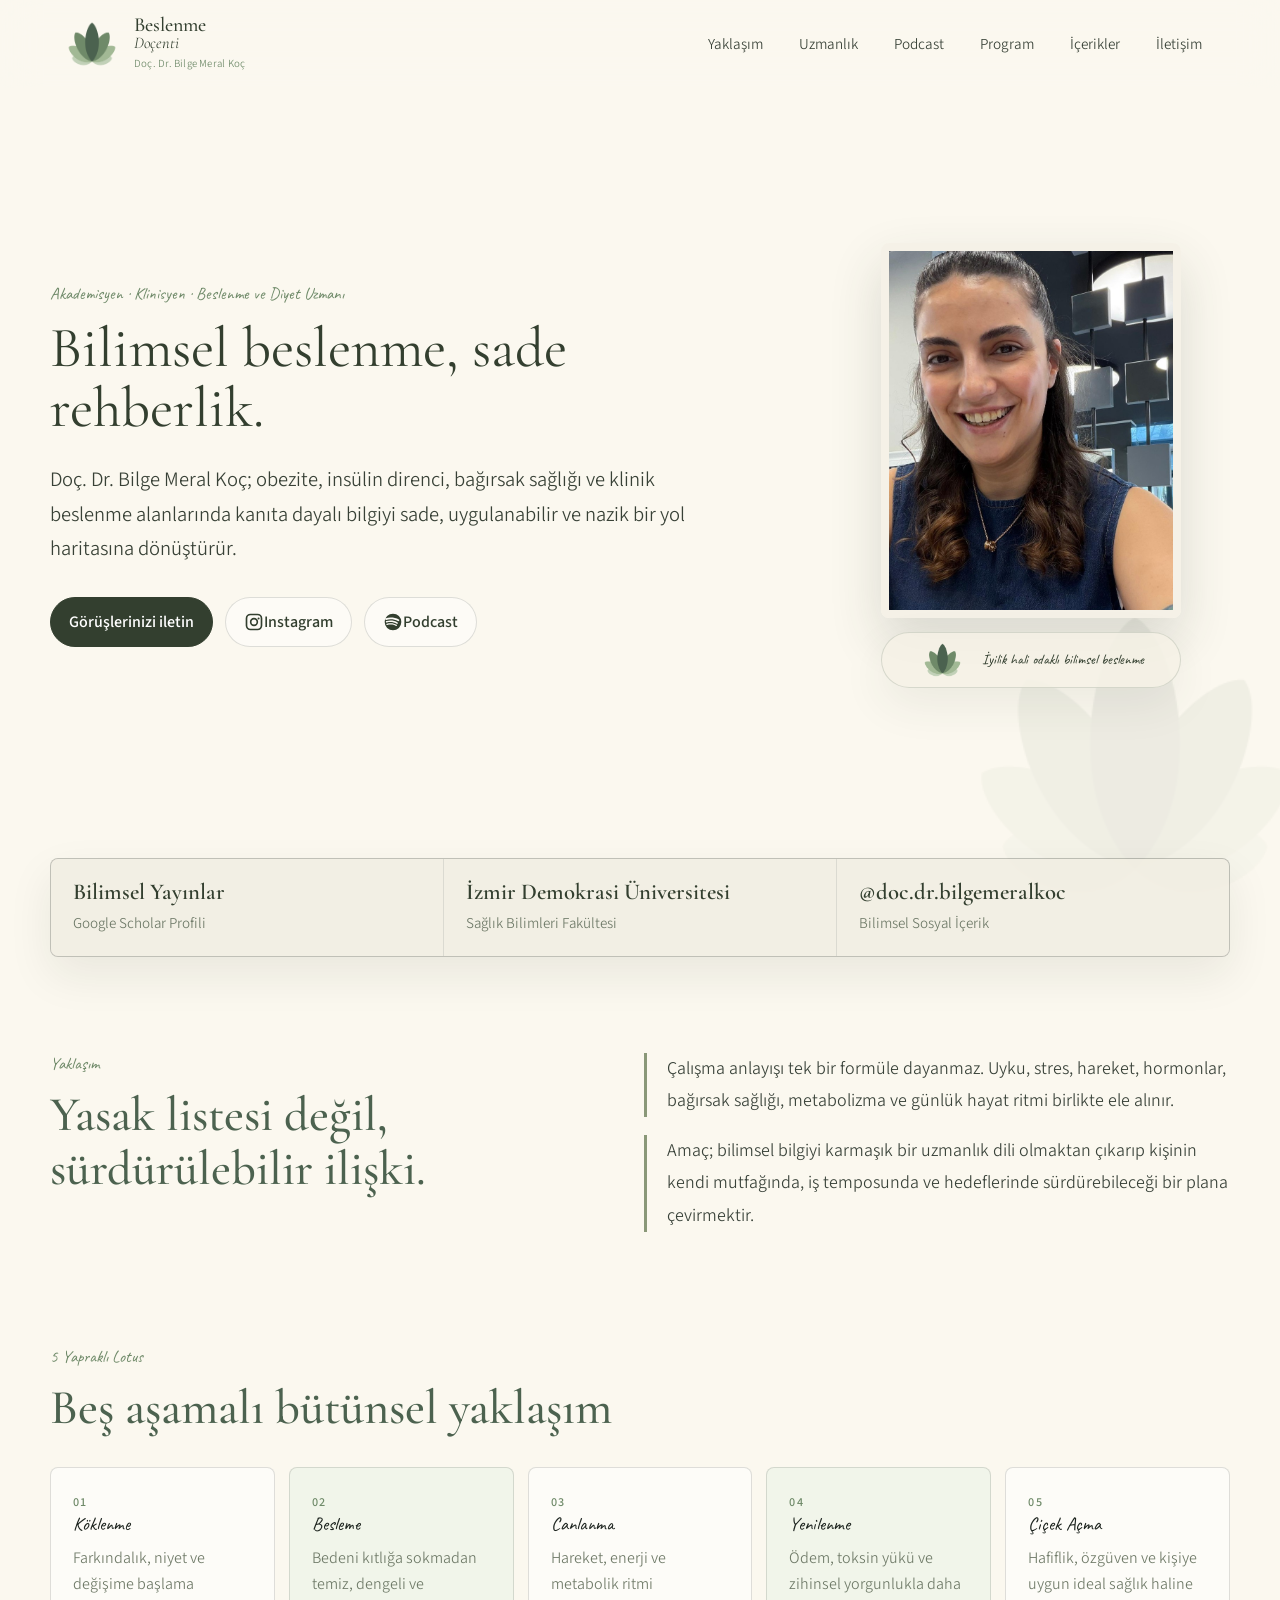
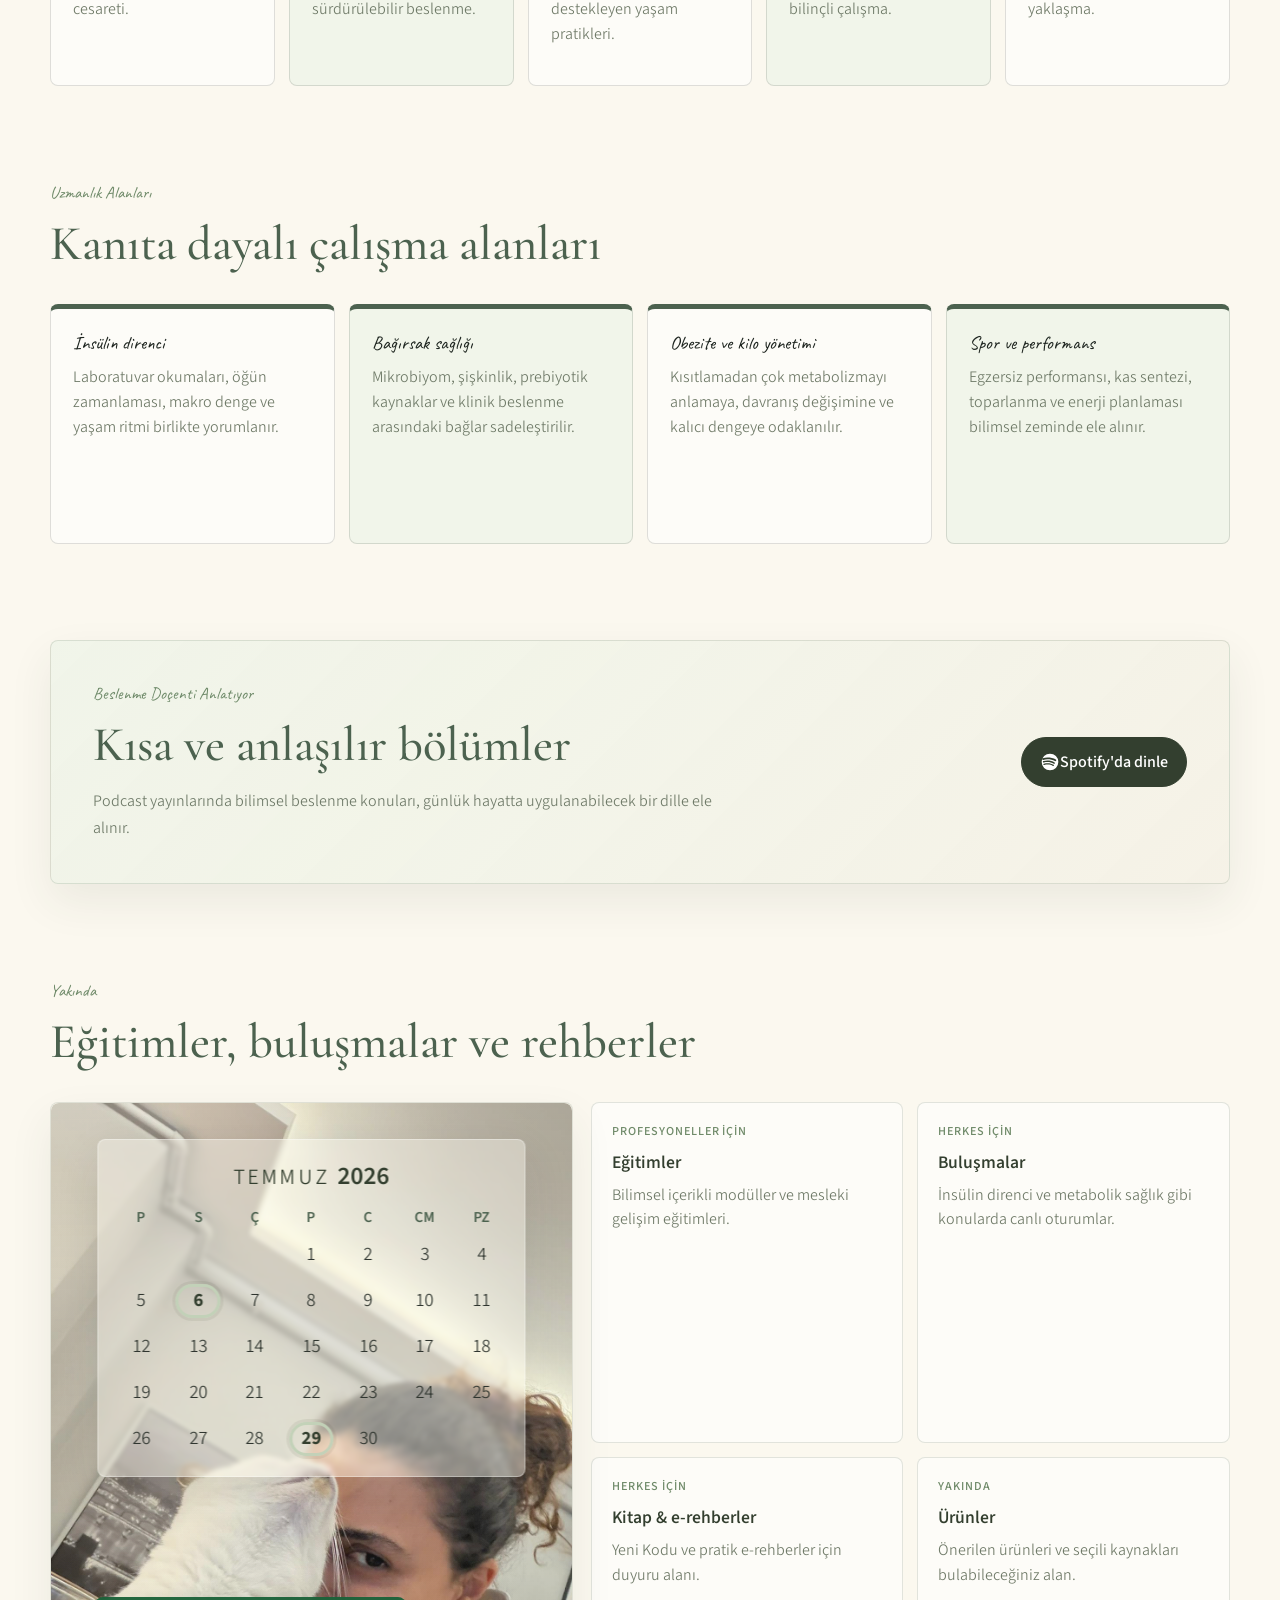
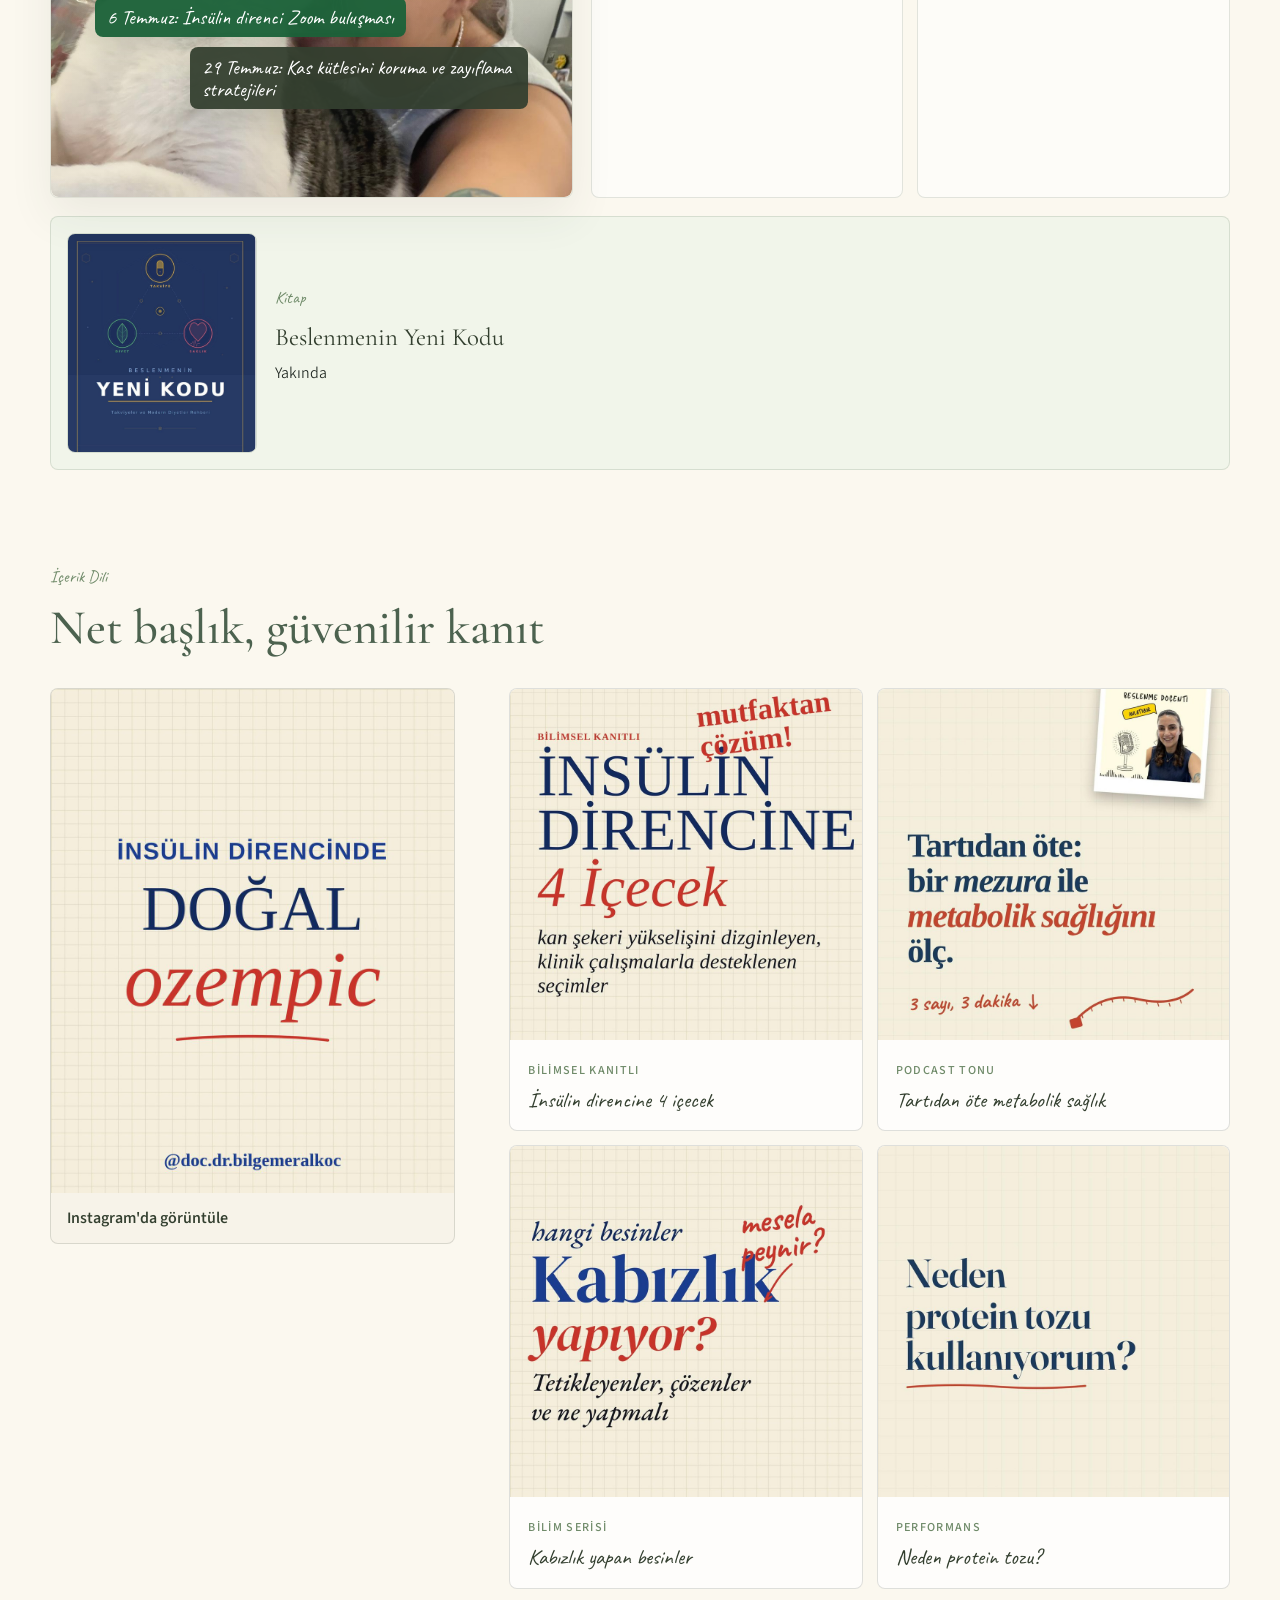
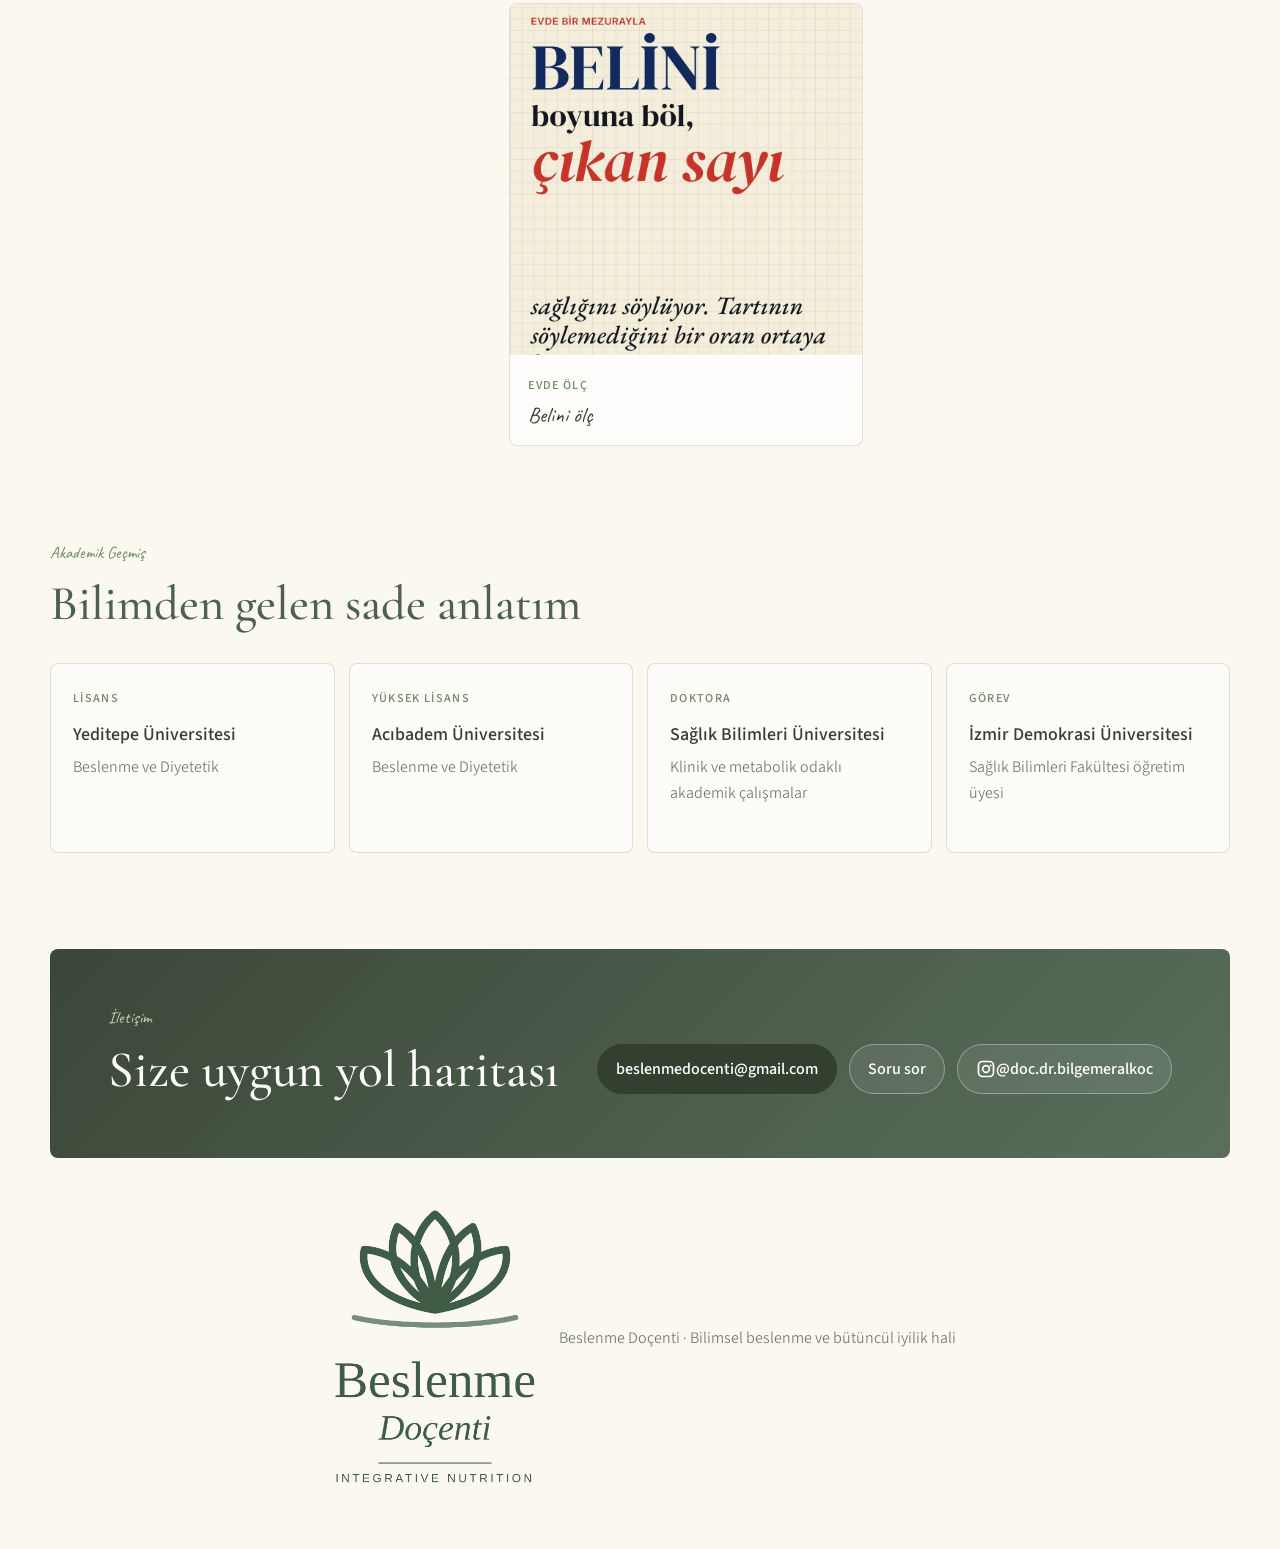
<file: index.html>
<!doctype html>
<html lang="tr">
  <head>
    <meta charset="utf-8" />
    <meta name="viewport" content="width=device-width, initial-scale=1" />
    <title>Beslenme Doçenti | Doç. Dr. Bilge Meral Koç</title>
    <meta
      name="description"
      content="Doç. Dr. Bilge Meral Koç'un kanıta dayalı, bütüncül beslenme yaklaşımını anlatan kişisel web sayfası."
    />
    <link rel="preconnect" href="https://fonts.googleapis.com" />
    <link rel="preconnect" href="https://fonts.gstatic.com" crossorigin />
    <link
      href="https://fonts.googleapis.com/css2?family=Caveat:wght@400;500;600&family=Cormorant+Garamond:ital,wght@0,400;0,500;0,600;1,400;1,500&family=Source+Sans+3:wght@300;400;500;600;700&display=swap"
      rel="stylesheet"
    />
    <link rel="icon" type="image/png" href="assets/beslenme-docenti-lotus-only.png" />
    <link rel="apple-touch-icon" href="assets/beslenme-docenti-lotus-only.png" />
    <link rel="stylesheet" href="styles.css" />
  </head>
  <body>
    <header class="site-header" data-header>
      <a class="brand" href="#anasayfa" aria-label="Beslenme Doçenti anasayfa">
        <img src="assets/beslenme-docenti-lotus-only.png" alt="" />
        <span class="brand-lockup">
          <strong>Beslenme</strong>
          <em>Doçenti</em>
          <small>Doç. Dr. Bilge Meral Koç</small>
        </span>
      </a>

      <button class="nav-toggle" type="button" aria-label="Menüyü aç" aria-expanded="false" data-menu-toggle>
        <span></span>
        <span></span>
      </button>

      <nav class="nav" data-nav>
        <button class="nav-close" type="button" aria-label="Menüyü kapat" data-menu-close></button>
        <a href="#yaklasim">Yaklaşım</a>
        <a href="#uzmanlik">Uzmanlık</a>
        <a href="#podcast">Podcast</a>
        <a href="#program">Program</a>
        <a href="#icerikler">İçerikler</a>
        <a href="#iletisim">İletişim</a>
      </nav>
    </header>

    <main id="anasayfa">
      <section class="hero section-grid">
        <div class="hero-copy reveal">
          <p class="eyebrow">Akademisyen · Klinisyen · Beslenme ve Diyet Uzmanı</p>
          <h1>Bilimsel beslenme, sade rehberlik.</h1>
          <p class="lead">
            Doç. Dr. Bilge Meral Koç; obezite, insülin direnci, bağırsak sağlığı ve klinik beslenme alanlarında
            kanıta dayalı bilgiyi sade, uygulanabilir ve nazik bir yol haritasına dönüştürür.
          </p>
          <div class="hero-actions">
            <a class="button primary" href="mailto:beslenmedocenti@gmail.com?subject=G%C3%B6r%C3%BC%C5%9Flerinizi%20iletin" data-contact-mail>Görüşlerinizi iletin</a>
            <a class="button ghost has-icon instagram-icon" href="https://www.instagram.com/doc.dr.bilgemeralkoc/" target="_blank" rel="noreferrer" data-link="instagram">
              Instagram
            </a>
            <a class="button ghost has-icon spotify-icon" href="https://open.spotify.com/show/7FkMcufoXNYAL1J5qtrgD4?si=l0_ENeaRSJ6tLBJbaKmIiQ" target="_blank" rel="noreferrer" data-link="spotify">
              Podcast
            </a>
          </div>
        </div>

        <div class="hero-visual reveal delay-1" aria-label="Doç. Dr. Bilge Meral Koç portresi">
          <img src="assets/portrait-hero.jpg" alt="Doç. Dr. Bilge Meral Koç gülümsüyor" />
          <div class="hero-note">
            <img src="assets/beslenme-docenti-lotus-only.png" alt="Beslenme Doçenti" />
            <strong>İyilik hali odaklı bilimsel beslenme</strong>
          </div>
        </div>
      </section>

      <section class="proof-strip reveal" aria-label="Odak alanları">
        <a href="https://scholar.google.com/citations?user=B8D07CUAAAAJ&hl=tr" target="_blank" rel="noreferrer">
          <strong>Bilimsel Yayınlar</strong>
          <span>Google Scholar Profili</span>
        </a>
        <article>
          <strong>İzmir Demokrasi Üniversitesi</strong>
          <span>Sağlık Bilimleri Fakültesi</span>
        </article>
        <article>
          <strong>@doc.dr.bilgemeralkoc</strong>
          <span>Bilimsel Sosyal İçerik</span>
        </article>
      </section>

      <section class="section split reveal" id="yaklasim">
        <div>
          <p class="eyebrow">Yaklaşım</p>
          <h2>Yasak listesi değil, sürdürülebilir ilişki.</h2>
        </div>
        <div class="text-stack">
          <p>
            Çalışma anlayışı tek bir formüle dayanmaz. Uyku, stres, hareket, hormonlar, bağırsak sağlığı,
            metabolizma ve günlük hayat ritmi birlikte ele alınır.
          </p>
          <p>
            Amaç; bilimsel bilgiyi karmaşık bir uzmanlık dili olmaktan çıkarıp kişinin kendi mutfağında,
            iş temposunda ve hedeflerinde sürdürebileceği bir plana çevirmektir.
          </p>
        </div>
      </section>

      <section class="lotus section reveal" aria-label="Bütünsel sağlık modeli">
        <div class="section-heading">
          <p class="eyebrow">5 Yapraklı Lotus</p>
          <h2>Beş aşamalı bütünsel yaklaşım</h2>
        </div>
        <div class="lotus-grid">
          <article>
            <span>01</span>
            <h3>Köklenme</h3>
            <p>Farkındalık, niyet ve değişime başlama cesareti.</p>
          </article>
          <article>
            <span>02</span>
            <h3>Besleme</h3>
            <p>Bedeni kıtlığa sokmadan temiz, dengeli ve sürdürülebilir beslenme.</p>
          </article>
          <article>
            <span>03</span>
            <h3>Canlanma</h3>
            <p>Hareket, enerji ve metabolik ritmi destekleyen yaşam pratikleri.</p>
          </article>
          <article>
            <span>04</span>
            <h3>Yenilenme</h3>
            <p>Ödem, toksin yükü ve zihinsel yorgunlukla daha bilinçli çalışma.</p>
          </article>
          <article>
            <span>05</span>
            <h3>Çiçek Açma</h3>
            <p>Hafiflik, özgüven ve kişiye uygun ideal sağlık haline yaklaşma.</p>
          </article>
        </div>
      </section>

      <section class="section expertise reveal" id="uzmanlik">
        <div class="section-heading">
          <p class="eyebrow">Uzmanlık Alanları</p>
          <h2>Kanıta dayalı çalışma alanları</h2>
        </div>
        <div class="expertise-grid">
          <article>
            <h3>İnsülin direnci</h3>
            <p>Laboratuvar okumaları, öğün zamanlaması, makro denge ve yaşam ritmi birlikte yorumlanır.</p>
          </article>
          <article>
            <h3>Bağırsak sağlığı</h3>
            <p>Mikrobiyom, şişkinlik, prebiyotik kaynaklar ve klinik beslenme arasındaki bağlar sadeleştirilir.</p>
          </article>
          <article>
            <h3>Obezite ve kilo yönetimi</h3>
            <p>Kısıtlamadan çok metabolizmayı anlamaya, davranış değişimine ve kalıcı dengeye odaklanılır.</p>
          </article>
          <article>
            <h3>Spor ve performans</h3>
            <p>Egzersiz performansı, kas sentezi, toparlanma ve enerji planlaması bilimsel zeminde ele alınır.</p>
          </article>
        </div>
      </section>

      <section class="section podcast-section reveal" id="podcast">
        <div class="podcast-card">
          <div>
            <p class="eyebrow">Beslenme Doçenti Anlatıyor</p>
            <h2>Kısa ve anlaşılır bölümler</h2>
            <p>
              Podcast yayınlarında bilimsel beslenme konuları, günlük hayatta uygulanabilecek bir dille ele alınır.
            </p>
          </div>
          <a class="button primary has-icon spotify-icon" href="https://open.spotify.com/show/7FkMcufoXNYAL1J5qtrgD4?si=l0_ENeaRSJ6tLBJbaKmIiQ" target="_blank" rel="noreferrer" data-link="spotify">
            Spotify'da dinle
          </a>
        </div>
      </section>

      <section class="section program reveal" id="program">
        <div class="section-heading">
          <p class="eyebrow">Yakında</p>
          <h2>Eğitimler, buluşmalar ve rehberler</h2>
        </div>
        <div class="program-layout">
          <div class="event-calendar-card" data-editable-calendar aria-label="Temmuz 2026 buluşma ve kayıt takvimi">
            <img src="assets/event-calendar-clean.jpg" alt="Doç. Dr. Bilge Meral Koç ve kedisi" />
            <div class="event-calendar-overlay">
              <div class="event-calendar-title">
                <span data-calendar-month>Temmuz</span>
                <strong data-calendar-year>2026</strong>
              </div>
              <div class="event-calendar-weekdays" aria-hidden="true">
                <span>P</span><span>S</span><span>Ç</span><span>P</span><span>C</span><span>CM</span><span>PZ</span>
              </div>
              <div class="event-calendar-days" data-calendar-days></div>
            </div>
            <div class="event-calendar-notes" data-calendar-notes></div>
          </div>
          <div class="program-list" data-program-list>
            <article>
              <span>Profesyoneller için</span>
              <strong>Eğitimler</strong>
              <p>Bilimsel içerikli modüller ve mesleki gelişim eğitimleri.</p>
            </article>
            <article>
              <span>Herkes için</span>
              <strong>Buluşmalar</strong>
              <p>İnsülin direnci ve metabolik sağlık gibi konularda canlı oturumlar.</p>
            </article>
            <article>
              <span>Herkes için</span>
              <strong>Kitap & e-rehberler</strong>
              <p>Yeni Kodu ve pratik e-rehberler için duyuru alanı.</p>
            </article>
            <article>
              <span>Yakında</span>
              <strong>Ürünler</strong>
              <p>Önerilen ürünleri ve seçili kaynakları bulabileceğiniz alan.</p>
            </article>
          </div>
        </div>
        <a class="book-callout" href="mailto:beslenmedocenti@gmail.com?subject=Yeni%20Kodu%20kitap%20linki" aria-label="Yeni Kodu kitap linki için mail gönder" data-link="book" data-book-card>
          <img src="assets/book-yeni-kodu.jpg" alt="Beslenmenin Yeni Kodu kitap kapağı" data-book-image />
          <div>
            <p class="eyebrow" data-book-label>Kitap</p>
            <h3 data-book-title>Beslenmenin Yeni Kodu</h3>
            <p data-book-description>Takviyeler ve modern diyetler rehberi. Satış linki geldiğinde bu kart doğrudan kitap sayfasına bağlanabilir.</p>
          </div>
        </a>
      </section>

      <section class="section content reveal" id="icerikler">
        <div class="section-heading">
          <p class="eyebrow">İçerik Dili</p>
          <h2>Net başlık, güvenilir kanıt</h2>
        </div>
        <div class="content-layout">
          <a class="feature-post" href="https://www.instagram.com/p/DZ73cXBjSX3/" target="_blank" rel="noreferrer" data-link="postNaturalOzempic">
            <img src="assets/post-natural-ozempic.jpg" alt="İnsülin direncinde doğal ozempic paylaşımı" />
            <span>Instagram'da görüntüle</span>
          </a>
          <div class="post-grid">
            <a href="https://www.instagram.com/p/DZ2mdGkt24n/" target="_blank" rel="noreferrer" data-link="postInsulinDrinks">
              <img src="assets/post-insulin-drinks-new.jpg" alt="İnsülin direncine 4 içecek paylaşımı" />
              <div>
                <span>Bilimsel kanıtlı</span>
                <h3>İnsülin direncine 4 içecek</h3>
              </div>
            </a>
            <a href="https://www.instagram.com/doc.dr.bilgemeralkoc/p/DZXlNJLDXRv/" target="_blank" rel="noreferrer" data-link="postTartidanOte">
              <img src="assets/post-tartidan-ote.jpg" alt="Tartıdan öte metabolik sağlık paylaşımı" />
              <div>
                <span>Podcast tonu</span>
                <h3>Tartıdan öte metabolik sağlık</h3>
              </div>
            </a>
            <a href="https://www.instagram.com/p/DZkzo2hDX0F/" target="_blank" rel="noreferrer" data-link="postKabizlik">
              <img src="assets/post-kabizlik.jpg" alt="Hangi besinler kabızlık yapıyor paylaşımı" />
              <div>
                <span>Bilim serisi</span>
                <h3>Kabızlık yapan besinler</h3>
              </div>
            </a>
            <a href="https://www.instagram.com/doc.dr.bilgemeralkoc/p/DZeZaCJjSlJ/" target="_blank" rel="noreferrer" data-link="postProtein">
              <img src="assets/post-protein-tozu.jpg" alt="Neden protein tozu kullanıyorum paylaşımı" />
              <div>
                <span>Performans</span>
                <h3>Neden protein tozu?</h3>
              </div>
            </a>
            <a href="https://www.instagram.com/doc.dr.bilgemeralkoc/p/DZXlNJLDXRv/" target="_blank" rel="noreferrer" data-link="postBeliniOlc">
              <img src="assets/post-belini-olc.jpg" alt="Belini ölç, çıkan sayı sağlığını söylüyor paylaşımı" />
              <div>
                <span>Evde ölç</span>
                <h3>Belini ölç</h3>
              </div>
            </a>
          </div>
        </div>
      </section>

      <section class="section education reveal">
        <div class="section-heading">
          <p class="eyebrow">Akademik Geçmiş</p>
          <h2>Bilimden gelen sade anlatım</h2>
        </div>
        <div class="timeline">
          <article>
            <span>Lisans</span>
            <strong>Yeditepe Üniversitesi</strong>
            <p>Beslenme ve Diyetetik</p>
          </article>
          <article>
            <span>Yüksek Lisans</span>
            <strong>Acıbadem Üniversitesi</strong>
            <p>Beslenme ve Diyetetik</p>
          </article>
          <article>
            <span>Doktora</span>
            <strong>Sağlık Bilimleri Üniversitesi</strong>
            <p>Klinik ve metabolik odaklı akademik çalışmalar</p>
          </article>
          <article>
            <span>Görev</span>
            <strong>İzmir Demokrasi Üniversitesi</strong>
            <p>Sağlık Bilimleri Fakültesi öğretim üyesi</p>
          </article>
        </div>
      </section>

      <section class="contact reveal" id="iletisim">
        <div>
          <p class="eyebrow">İletişim</p>
          <h2>Size uygun yol haritası</h2>
        </div>
        <div class="contact-actions">
          <a class="button primary" href="mailto:beslenmedocenti@gmail.com" data-contact-email>beslenmedocenti@gmail.com</a>
          <button class="button ghost" type="button" data-question-open>Soru sor</button>
          <a class="button ghost has-icon instagram-icon" href="https://www.instagram.com/doc.dr.bilgemeralkoc/" target="_blank" rel="noreferrer" data-link="instagram">
            @doc.dr.bilgemeralkoc
          </a>
        </div>
      </section>
    </main>

    <footer>
      <img src="assets/beslenme-docenti-logo-full.png" alt="Beslenme Doçenti" />
      <p>Beslenme Doçenti · Bilimsel beslenme ve bütüncül iyilik hali</p>
    </footer>

    <div class="question-panel" data-question-panel aria-hidden="true">
      <div class="question-card" role="dialog" aria-modal="true" aria-labelledby="question-title">
        <button class="question-close" type="button" aria-label="Soru formunu kapat" data-question-close></button>
        <p class="eyebrow">Soru sor</p>
        <h2 id="question-title">Sorunuzu buraya yazın.</h2>
        <p class="question-intro">
          E-posta adresinizi ve mesajınızı ekleyin; gönder dediğinizde mesajınız Beslenme Doçenti mailine hazır şekilde iletilir.
        </p>
        <form class="question-form" data-question-form>
          <label>
            <span>E-posta adresiniz</span>
            <input
              type="email"
              name="email"
              placeholder="ornek@mail.com"
              autocomplete="email"
              pattern="^[^\s@]+@[^\s@]+\.[^\s@]{2,}$"
              required
            />
          </label>
          <label>
            <span>Sorunuz</span>
            <textarea name="message" rows="7" placeholder="Sorunuzu veya danışmak istediğiniz konuyu yazın..." required></textarea>
          </label>
          <button class="button primary" type="submit">Soruyu gönder</button>
          <small>Gizliliğiniz için form yeni bir e-posta oluşturur; gönderimi kendi mail uygulamanızdan onaylarsınız.</small>
        </form>
      </div>
    </div>

    <script src="https://identity.netlify.com/v1/netlify-identity-widget.js"></script>
    <script src="site-config.js"></script>
    <script src="script.js"></script>
  </body>
</html>
</file>
<file: styles.css>
:root {
  --ink: #1d241f;
  --muted: #6f7a68;
  --brand: #333f2f;
  --brand-2: #4c624f;
  --leaf: #6f8a69;
  --sage: #8a9878;
  --mint: #c2d2b8;
  --cream: #f5f1e6;
  --paper: #fbf8ef;
  --wash: #eef4e8;
  --line: rgba(29, 36, 31, 0.14);
  --shadow: 0 24px 70px rgba(29, 36, 31, 0.14);
  --sans: "Source Sans 3", ui-sans-serif, system-ui, -apple-system, BlinkMacSystemFont, "Segoe UI", sans-serif;
  --serif: "Cormorant Garamond", Georgia, "Times New Roman", serif;
  --script: "Caveat", "Segoe Print", "Bradley Hand ITC", cursive;
}

* {
  box-sizing: border-box;
}

html {
  scroll-behavior: smooth;
}

body {
  margin: 0;
  color: var(--ink);
  font-family: var(--sans);
  font-weight: 350;
  background: var(--paper);
}

body.menu-open {
  overflow: hidden;
}

body.modal-open {
  overflow: hidden;
}

body::before {
  content: "";
  position: fixed;
  right: -34px;
  bottom: -34px;
  z-index: -1;
  width: clamp(210px, 28vw, 390px);
  aspect-ratio: 1;
  background: url("assets/beslenme-docenti-lotus-only.png") center / contain no-repeat;
  opacity: 0.08;
  filter: saturate(0.9);
  animation: lotusDrift 16s ease-in-out infinite alternate;
  pointer-events: none;
}

img {
  display: block;
  max-width: 100%;
}

a {
  color: inherit;
  text-decoration: none;
}

.site-header {
  position: sticky;
  top: 0;
  z-index: 20;
  display: flex;
  align-items: center;
  justify-content: space-between;
  min-height: 78px;
  padding: 16px clamp(18px, 5vw, 64px);
  border-bottom: 1px solid transparent;
  background: rgba(251, 248, 239, 0.82);
  backdrop-filter: blur(18px);
  transition: border-color 180ms ease, box-shadow 180ms ease;
}

.site-header.is-scrolled {
  border-color: var(--line);
  box-shadow: 0 10px 35px rgba(29, 36, 31, 0.08);
}

.brand {
  display: inline-flex;
  align-items: center;
  gap: 14px;
}

.brand img {
  width: 56px;
  height: 50px;
  object-fit: contain;
}

.brand strong {
  display: block;
  color: var(--brand);
  font-family: var(--serif);
  font-size: 1.25rem;
  font-weight: 500;
  line-height: 0.95;
}

.brand em {
  display: block;
  color: var(--brand);
  font-family: var(--serif);
  font-size: 1.02rem;
  font-style: italic;
  line-height: 1.05;
}

.brand small {
  display: block;
  color: var(--leaf);
  font-size: 0.68rem;
  letter-spacing: 0.02em;
  margin-top: 4px;
  text-transform: none;
}

.nav {
  display: flex;
  align-items: center;
  gap: 8px;
}

.nav a {
  padding: 10px 14px;
  color: #384136;
  font-size: 0.95rem;
  transition: color 180ms ease, transform 180ms ease;
}

.nav a:hover {
  color: var(--brand-2);
  transform: translateY(-1px);
}

.nav-toggle {
  display: none;
  width: 44px;
  height: 44px;
  border: 1px solid var(--line);
  border-radius: 999px;
  background: var(--paper);
}

.nav-toggle span {
  display: block;
  width: 18px;
  height: 2px;
  margin: 5px auto;
  background: var(--ink);
}

.nav-close {
  display: none;
}

.section,
.section-grid,
.proof-strip,
.contact,
footer {
  width: min(1180px, calc(100% - 36px));
  margin-inline: auto;
}

.hero {
  min-height: calc(100vh - 130px);
  display: grid;
  grid-template-columns: minmax(0, 1.28fr) minmax(240px, 0.72fr);
  gap: clamp(32px, 6vw, 78px);
  align-items: center;
  padding: 28px 0 44px;
}

.eyebrow {
  margin: 0 0 14px;
  color: var(--leaf);
  font-family: var(--script);
  font-size: 1.06rem;
  font-weight: 400;
  letter-spacing: 0;
  text-transform: none;
}

h1,
h2,
h3,
p {
  margin-top: 0;
}

h1,
h2 {
  letter-spacing: 0;
  line-height: 1.06;
}

h1 {
  max-width: 850px;
  margin-bottom: 24px;
  color: var(--brand);
  font-family: var(--serif);
  font-size: clamp(2.75rem, 4.45vw, 4.35rem);
  font-weight: 400;
}

h2 {
  margin-bottom: 0;
  color: var(--brand-2);
  font-family: var(--serif);
  font-size: clamp(2.05rem, 3.8vw, 3.25rem);
  font-weight: 500;
  line-height: 1.12;
}

h3 {
  margin-bottom: 10px;
  font-family: var(--script);
  font-size: 1.18rem;
  font-weight: 400;
}

.lead {
  max-width: 680px;
  color: #384136;
  font-size: clamp(1.05rem, 2vw, 1.28rem);
  line-height: 1.7;
}

.hero-actions,
.contact-actions {
  display: flex;
  flex-wrap: wrap;
  gap: 12px;
  margin-top: 30px;
}

.button {
  display: inline-flex;
  align-items: center;
  justify-content: center;
  min-height: 48px;
  padding: 13px 18px;
  border: 1px solid var(--line);
  border-radius: 999px;
  cursor: pointer;
  font: inherit;
  font-weight: 520;
  transition: transform 180ms ease, box-shadow 180ms ease, background-color 180ms ease, border-color 180ms ease;
}

.button:hover {
  transform: translateY(-2px);
  box-shadow: 0 14px 30px rgba(51, 63, 47, 0.14);
}

.button.primary {
  color: #fff;
  border-color: var(--brand);
  background: var(--brand);
}

.button.ghost {
  color: var(--brand);
  background: rgba(255, 255, 255, 0.46);
}

.button.has-icon::before {
  content: "";
  width: 20px;
  height: 20px;
  flex: 0 0 auto;
  border-radius: 6px;
  background: currentColor;
  mask: var(--icon) center / contain no-repeat;
}

.instagram-icon {
  --icon: url("data:image/svg+xml,%3Csvg xmlns='http://www.w3.org/2000/svg' viewBox='0 0 24 24'%3E%3Cpath fill='black' d='M7.8 2h8.4A5.8 5.8 0 0 1 22 7.8v8.4a5.8 5.8 0 0 1-5.8 5.8H7.8A5.8 5.8 0 0 1 2 16.2V7.8A5.8 5.8 0 0 1 7.8 2Zm-.1 2A3.7 3.7 0 0 0 4 7.7v8.6A3.7 3.7 0 0 0 7.7 20h8.6a3.7 3.7 0 0 0 3.7-3.7V7.7A3.7 3.7 0 0 0 16.3 4H7.7Zm9.8 2.5a1.25 1.25 0 1 1 0 2.5 1.25 1.25 0 0 1 0-2.5ZM12 7a5 5 0 1 1 0 10 5 5 0 0 1 0-10Zm0 2a3 3 0 1 0 0 6 3 3 0 0 0 0-6Z'/%3E%3C/svg%3E");
}

.spotify-icon {
  --icon: url("data:image/svg+xml,%3Csvg xmlns='http://www.w3.org/2000/svg' viewBox='0 0 24 24'%3E%3Cpath fill='black' d='M12 2a10 10 0 1 0 0 20 10 10 0 0 0 0-20Zm4.59 14.42a.75.75 0 0 1-1.03.25c-2.82-1.72-6.37-2.1-10.55-1.15a.75.75 0 1 1-.33-1.46c4.57-1.04 8.5-.59 11.66 1.34a.75.75 0 0 1 .25 1.02Zm1.22-2.72a.9.9 0 0 1-1.24.3c-3.23-1.99-8.15-2.57-11.96-1.4a.9.9 0 0 1-.53-1.72c4.34-1.33 9.75-.68 13.43 1.59a.9.9 0 0 1 .3 1.23Zm.11-2.84C14.05 8.56 7.66 8.35 3.96 9.47a1.05 1.05 0 0 1-.61-2.01c4.25-1.29 11.28-1.04 15.64 1.55a1.05 1.05 0 1 1-1.07 1.85Z'/%3E%3C/svg%3E");
}

.hero-visual {
  position: relative;
  align-self: center;
  display: flex;
  flex-direction: column;
  align-items: center;
  justify-self: center;
  width: min(100%, 300px);
  height: auto;
  min-height: 0;
  overflow: visible;
  border: 0;
  border-radius: 0;
  box-shadow: none;
  background: transparent;
}

.hero-visual::before {
  content: none;
}

.hero-visual > img {
  width: 100%;
  aspect-ratio: 4 / 5;
  height: auto;
  border: 8px solid rgba(245, 241, 230, 0.96);
  border-radius: 8px;
  object-fit: cover;
  object-position: center 34%;
  box-shadow: 0 22px 52px rgba(51, 63, 47, 0.16);
  animation: portraitFloat 7s ease-in-out infinite;
}

.hero-note {
  position: static;
  z-index: 2;
  display: flex;
  align-items: center;
  justify-content: center;
  gap: 16px;
  width: 100%;
  min-height: 52px;
  margin-top: 14px;
  padding: 8px 14px;
  border: 1px solid rgba(76, 98, 79, 0.18);
  border-radius: 999px;
  color: var(--brand);
  background: rgba(245, 241, 230, 0.86);
  box-shadow: 0 16px 45px rgba(51, 63, 47, 0.08);
  animation: noteFloat 7s ease-in-out infinite 600ms;
}

.hero-note img {
  width: 48px;
  height: 38px;
  object-fit: contain;
  margin: 0;
  flex: 0 0 auto;
}

.hero-note strong {
  font-family: var(--script);
  font-size: 0.92rem;
  font-weight: 400;
  line-height: 1.25;
}

.proof-strip {
  display: grid;
  grid-template-columns: repeat(3, 1fr);
  gap: 1px;
  overflow: hidden;
  border: 1px solid var(--line);
  border-radius: 8px;
  background: var(--line);
  box-shadow: 0 18px 45px rgba(29, 36, 31, 0.08);
}

.proof-strip article,
.proof-strip a {
  padding: 22px;
  background: rgba(245, 241, 230, 0.88);
  transition: transform 200ms ease, background-color 200ms ease;
}

.proof-strip article:hover,
.proof-strip a:hover {
  transform: translateY(-3px);
  background: rgba(238, 244, 232, 0.92);
}

.proof-strip strong,
.proof-strip span {
  display: block;
}

.proof-strip strong {
  color: var(--brand);
  font-family: var(--serif);
  font-size: clamp(1.18rem, 1.8vw, 1.42rem);
  font-weight: 600;
  line-height: 1.04;
}

.proof-strip span {
  margin-top: 8px;
  color: var(--muted);
  font-size: 0.94rem;
}

.section {
  padding: 96px 0 0;
}

.split {
  display: grid;
  grid-template-columns: 0.86fr 1fr;
  gap: clamp(28px, 7vw, 90px);
}

.text-stack {
  color: #394239;
  font-size: 1.12rem;
  line-height: 1.8;
}

.text-stack p {
  border-left: 3px solid var(--sage);
  padding-left: 20px;
}

.section-heading {
  max-width: 860px;
  margin-bottom: 32px;
}

.lotus-grid,
.expertise-grid,
.timeline {
  display: grid;
  grid-template-columns: repeat(5, 1fr);
  gap: 14px;
}

.lotus-grid article,
.expertise-grid article,
.timeline article {
  min-height: 210px;
  padding: 22px;
  border: 1px solid var(--line);
  border-radius: 8px;
  background: rgba(255, 255, 255, 0.54);
  transition: transform 220ms ease, box-shadow 220ms ease, border-color 220ms ease;
}

.lotus-grid article:hover,
.expertise-grid article:hover,
.timeline article:hover,
.post-grid a:hover,
.feature-post:hover {
  transform: translateY(-5px);
  border-color: rgba(76, 98, 79, 0.28);
  box-shadow: 0 18px 40px rgba(51, 63, 47, 0.1);
}

.lotus-grid article:nth-child(even),
.expertise-grid article:nth-child(even) {
  background: rgba(238, 244, 232, 0.72);
}

.lotus-grid span,
.timeline span,
.post-grid span {
  color: var(--leaf);
  font-size: 0.76rem;
  font-weight: 520;
  letter-spacing: 0.11em;
  text-transform: uppercase;
}

.lotus-grid p,
.expertise-grid p,
.timeline p {
  color: var(--muted);
  line-height: 1.58;
}

.expertise-grid {
  grid-template-columns: repeat(4, 1fr);
}

.expertise-grid article {
  min-height: 240px;
  border-top: 5px solid var(--brand-2);
}

.podcast-card {
  display: grid;
  grid-template-columns: 1fr auto;
  gap: 28px;
  align-items: center;
  padding: clamp(24px, 5vw, 42px);
  border: 1px solid rgba(76, 98, 79, 0.16);
  border-radius: 8px;
  background:
    linear-gradient(135deg, rgba(238, 244, 232, 0.86), rgba(245, 241, 230, 0.92));
  box-shadow: 0 18px 44px rgba(51, 63, 47, 0.08);
}

.podcast-card p:last-child {
  max-width: 640px;
  margin: 16px 0 0;
  color: var(--muted);
  line-height: 1.65;
}

.program-layout {
  display: grid;
  grid-template-columns: 0.9fr 1.1fr;
  gap: 18px;
  align-items: stretch;
}

.event-calendar-card {
  width: 100%;
  border: 1px solid rgba(76, 98, 79, 0.16);
  border-radius: 8px;
  box-shadow: 0 18px 44px rgba(51, 63, 47, 0.08);
}

.event-calendar-card {
  position: relative;
  overflow: hidden;
  align-self: start;
  background: var(--paper);
}

.event-calendar-card > img {
  position: relative;
  z-index: 0;
  width: 100%;
  height: auto;
  object-fit: contain;
  border-radius: 8px;
  filter: saturate(0.96) contrast(0.98);
}

.event-calendar-card::after {
  content: "";
  position: absolute;
  inset: 0;
  z-index: 1;
  pointer-events: none;
  background:
    linear-gradient(180deg, rgba(245, 241, 230, 0.22) 0%, rgba(245, 241, 230, 0.1) 46%, rgba(245, 241, 230, 0) 76%),
    linear-gradient(90deg, rgba(245, 241, 230, 0.08), rgba(245, 241, 230, 0));
}

.event-calendar-overlay {
  position: absolute;
  top: clamp(16px, 4vw, 36px);
  left: 50%;
  z-index: 2;
  width: min(82%, 430px);
  padding: clamp(12px, 2.2vw, 18px);
  border: 1px solid rgba(255, 255, 255, 0.34);
  border-radius: 8px;
  box-shadow: 0 18px 44px rgba(29, 36, 31, 0.12);
  background: rgba(251, 248, 239, 0.42);
  backdrop-filter: blur(2px);
  transform: translateX(-50%);
  color: var(--ink);
}

.event-calendar-title {
  display: flex;
  align-items: baseline;
  justify-content: center;
  gap: 8px;
  margin-bottom: 12px;
  color: var(--brand);
  text-transform: uppercase;
}

.event-calendar-title span {
  font-size: clamp(1rem, 2.4vw, 1.36rem);
  letter-spacing: 0.12em;
}

.event-calendar-title strong {
  font-size: clamp(1.18rem, 2.8vw, 1.58rem);
  font-weight: 600;
}

.event-calendar-weekdays,
.event-calendar-days {
  display: grid;
  grid-template-columns: repeat(7, 1fr);
  gap: clamp(4px, 1vw, 8px);
  text-align: center;
}

.event-calendar-weekdays {
  margin-bottom: 8px;
  color: var(--brand-2);
  font-size: clamp(0.72rem, 1.5vw, 0.95rem);
  font-weight: 600;
}

.event-calendar-days span {
  position: relative;
  display: grid;
  place-items: center;
  min-height: clamp(24px, 4.3vw, 38px);
  color: #2f352f;
  font-size: clamp(0.9rem, 2vw, 1.18rem);
}

.event-calendar-days .is-event {
  color: var(--brand);
  font-weight: 700;
}

.event-calendar-days .is-event::before {
  content: "";
  position: absolute;
  inset: 2px;
  border: 3px solid rgba(194, 210, 184, 0.98);
  border-radius: 999px;
  box-shadow: 0 0 0 3px rgba(51, 63, 47, 0.08);
}

.event-calendar-notes {
  position: absolute;
  left: clamp(16px, 5vw, 44px);
  right: clamp(16px, 5vw, 44px);
  bottom: clamp(24px, 8vw, 88px);
  z-index: 2;
  display: grid;
  gap: 10px;
  pointer-events: none;
}

.event-calendar-note {
  width: fit-content;
  max-width: min(78%, 340px);
  padding: 9px 12px;
  border-radius: 8px;
  color: #fff;
  background: rgba(29, 98, 58, 0.96);
  box-shadow: 0 12px 28px rgba(29, 36, 31, 0.16);
  font-family: var(--script);
  font-size: clamp(1rem, 2vw, 1.28rem);
  line-height: 1.08;
}

.event-calendar-note:nth-child(even) {
  justify-self: end;
  background: rgba(51, 63, 47, 0.94);
}

.program-list {
  display: grid;
  grid-template-columns: repeat(2, 1fr);
  gap: 14px;
}

.program-list article {
  padding: 20px;
  border: 1px solid rgba(76, 98, 79, 0.16);
  border-radius: 8px;
  background: rgba(255, 255, 255, 0.54);
}

.program-list span {
  display: block;
  color: var(--leaf);
  font-size: 0.76rem;
  font-weight: 520;
  letter-spacing: 0.08em;
  text-transform: uppercase;
}

.program-list strong {
  display: block;
  margin: 10px 0 8px;
  color: var(--brand);
  font-size: 1.1rem;
  font-weight: 560;
}

.program-list p {
  margin-bottom: 0;
  color: var(--muted);
  line-height: 1.55;
}

.book-callout {
  display: grid;
  grid-template-columns: 190px 1fr;
  gap: 18px;
  align-items: center;
  margin-top: 18px;
  padding: 16px;
  border: 1px solid rgba(76, 98, 79, 0.16);
  border-radius: 8px;
  background: rgba(238, 244, 232, 0.72);
}

.book-callout > img {
  aspect-ratio: 1;
}

.book-callout {
  color: inherit;
}

.book-callout > img {
  width: 100%;
  height: 220px;
  object-fit: cover;
  object-position: top;
  border: 1px solid rgba(76, 98, 79, 0.16);
  border-radius: 8px;
}

.book-callout h3 {
  color: var(--brand);
  font-family: var(--serif);
  font-size: 1.55rem;
}

.content-layout {
  display: grid;
  grid-template-columns: 0.72fr 1.28fr;
  gap: clamp(22px, 5vw, 54px);
  align-items: start;
}

.feature-post {
  position: sticky;
  top: 96px;
  display: block;
  overflow: hidden;
  border: 1px solid var(--line);
  border-radius: 8px;
  background: rgba(245, 241, 230, 0.72);
  transition: transform 220ms ease, box-shadow 220ms ease, border-color 220ms ease;
}

.feature-post img {
  width: 100%;
  aspect-ratio: 4 / 5;
  object-fit: cover;
}

.feature-post span {
  display: block;
  padding: 14px 16px;
  color: var(--brand);
  font-weight: 560;
}

.phone-frame {
  overflow: hidden;
  border: 10px solid var(--brand);
  border-radius: 34px;
  box-shadow: var(--shadow);
  background: var(--brand);
}

.phone-frame img {
  width: 100%;
  aspect-ratio: 9 / 14;
  object-fit: cover;
  object-position: top;
  border-radius: 23px;
}

.post-grid {
  display: grid;
  grid-template-columns: repeat(2, 1fr);
  gap: 14px;
}

.post-grid a {
  overflow: hidden;
  border: 1px solid var(--line);
  border-radius: 8px;
  background: rgba(255, 255, 255, 0.72);
  transition: transform 220ms ease, box-shadow 220ms ease, border-color 220ms ease;
}

.post-grid img {
  width: 100%;
  aspect-ratio: 1;
  object-fit: cover;
  transition: transform 400ms ease;
}

.post-grid a:hover img {
  transform: scale(1.035);
}

.post-grid div {
  padding: 18px;
}

.post-grid h3 {
  margin: 8px 0 0;
  color: var(--brand);
  font-size: 1.35rem;
  line-height: 1.12;
}

.timeline {
  grid-template-columns: repeat(4, 1fr);
}

.timeline article {
  min-height: 190px;
}

.timeline strong {
  display: block;
  margin: 14px 0 8px;
  color: var(--brand);
  font-size: 1.12rem;
  font-weight: 520;
}

.contact {
  display: grid;
  grid-template-columns: 1fr auto;
  gap: 32px;
  align-items: center;
  margin-top: 96px;
  padding: clamp(28px, 6vw, 58px);
  border-radius: 8px;
  color: #fff;
  background:
    linear-gradient(135deg, rgba(51, 63, 47, 0.96), rgba(76, 98, 79, 0.92));
}

.contact h2 {
  color: #fff;
  font-size: clamp(2rem, 4vw, 3.7rem);
}

.contact .eyebrow {
  color: var(--mint);
}

.contact .button.ghost {
  color: #fff;
  border-color: rgba(255, 255, 255, 0.34);
  background: rgba(255, 255, 255, 0.08);
}

.question-panel {
  position: fixed;
  inset: 0;
  z-index: 80;
  display: grid;
  place-items: center;
  padding: 22px;
  pointer-events: none;
  opacity: 0;
  background: rgba(35, 43, 32, 0.46);
  backdrop-filter: blur(10px);
  transition: opacity 220ms ease;
}

.question-panel.is-open {
  pointer-events: auto;
  opacity: 1;
}

.question-card {
  position: relative;
  width: min(100%, 640px);
  max-height: min(760px, calc(100dvh - 44px));
  overflow: auto;
  padding: clamp(24px, 5vw, 42px);
  border: 1px solid rgba(119, 142, 110, 0.26);
  border-radius: 8px;
  box-shadow: 0 30px 80px rgba(35, 43, 32, 0.22);
  background: var(--paper);
  transform: translateY(18px) scale(0.98);
  transition: transform 220ms ease;
}

.question-panel.is-open .question-card {
  transform: translateY(0) scale(1);
}

.question-close {
  position: absolute;
  top: 16px;
  right: 16px;
  width: 42px;
  height: 42px;
  border: 1px solid var(--line);
  border-radius: 999px;
  cursor: pointer;
  background: rgba(255, 255, 255, 0.72);
}

.question-close::before,
.question-close::after {
  content: "";
  position: absolute;
  top: 20px;
  left: 11px;
  width: 18px;
  height: 2px;
  border-radius: 999px;
  background: var(--brand);
}

.question-close::before {
  transform: rotate(45deg);
}

.question-close::after {
  transform: rotate(-45deg);
}

.question-intro {
  max-width: 520px;
  margin: 16px 0 24px;
  color: var(--muted);
  line-height: 1.65;
}

.question-form {
  display: grid;
  gap: 16px;
}

.question-form label {
  display: grid;
  gap: 8px;
  color: var(--brand);
  font-weight: 520;
}

.question-form input,
.question-form textarea {
  width: 100%;
  border: 1px solid var(--line);
  border-radius: 8px;
  padding: 14px 15px;
  color: var(--ink);
  font: inherit;
  background: rgba(255, 255, 255, 0.72);
  outline: none;
  transition: border-color 180ms ease, box-shadow 180ms ease, background-color 180ms ease;
}

.question-form textarea {
  resize: vertical;
  min-height: 160px;
}

.question-form input:focus,
.question-form textarea:focus {
  border-color: var(--brand-2);
  box-shadow: 0 0 0 4px rgba(119, 142, 110, 0.14);
  background: #fff;
}

.question-form small {
  color: var(--muted);
  line-height: 1.5;
}

footer {
  display: flex;
  align-items: center;
  justify-content: center;
  gap: 14px;
  padding: 42px 0 56px;
  color: var(--muted);
  text-align: center;
}

footer img {
  width: 220px;
  height: auto;
}

.reveal {
  opacity: 1;
  transform: none;
  transition: none;
}

.reveal.is-visible {
  opacity: 1;
  transform: translateY(0);
}

.delay-1 {
  transition-delay: 0ms;
}

@keyframes portraitFloat {
  0%,
  100% {
    transform: translateY(0);
  }
  50% {
    transform: translateY(-10px);
  }
}

@keyframes noteFloat {
  0%,
  100% {
    transform: translateY(0);
  }
  50% {
    transform: translateY(6px);
  }
}

@keyframes lotusDrift {
  from {
    transform: translate3d(0, 0, 0) rotate(-4deg) scale(1);
  }
  to {
    transform: translate3d(-10px, -14px, 0) rotate(3deg) scale(1.04);
  }
}

@media (prefers-reduced-motion: reduce) {
  *,
  *::before,
  *::after {
    animation-duration: 1ms !important;
    animation-iteration-count: 1 !important;
    scroll-behavior: auto !important;
    transition-duration: 1ms !important;
  }

  .reveal {
    opacity: 1;
    transform: none;
  }
}

@media (max-width: 980px) {
  .hero,
  .split,
  .podcast-card,
  .program-layout,
  .content-layout,
  .contact {
    grid-template-columns: 1fr;
  }

  .hero {
    min-height: 0;
    padding-top: 26px;
  }

  .hero-visual,
  .hero-visual > img {
    height: auto;
  }

  .proof-strip,
  .expertise-grid,
  .timeline {
    grid-template-columns: repeat(2, 1fr);
  }

  .lotus-grid {
    grid-template-columns: repeat(2, 1fr);
  }

  .post-grid {
    grid-template-columns: repeat(2, 1fr);
  }

  .feature-post {
    position: static;
  }
}

@media (max-width: 720px) {
  body {
    font-size: 17px;
  }

  .site-header {
    min-height: 64px;
    padding: 10px 14px;
    z-index: 40;
  }

  .nav-toggle {
    display: inline-flex;
    align-items: center;
    justify-content: center;
    flex-direction: column;
    flex: 0 0 auto;
    width: 46px;
    height: 46px;
  }

  .nav {
    position: fixed;
    inset: 0;
    z-index: 35;
    width: 100vw;
    height: 100vh;
    min-height: 100dvh;
    display: none;
    flex-direction: column;
    justify-content: flex-start;
    align-items: center;
    gap: 10px;
    padding: 74px 20px 32px;
    border: 0;
    border-radius: 0;
    background:
      linear-gradient(rgba(251, 248, 239, 0.96), rgba(251, 248, 239, 0.96)),
      url("assets/beslenme-docenti-lotus-only.png") center 78% / 220px auto no-repeat;
    box-shadow: none;
  }

  .nav-close {
    position: absolute;
    top: 14px;
    right: 14px;
    display: grid;
    place-items: center;
    width: 46px;
    height: 46px;
    border: 1px solid rgba(76, 98, 79, 0.18);
    border-radius: 999px;
    cursor: pointer;
    background: rgba(255, 255, 255, 0.72);
  }

  .nav-close::before,
  .nav-close::after {
    content: "";
    position: absolute;
    width: 20px;
    height: 2px;
    border-radius: 999px;
    background: var(--brand);
  }

  .nav-close::before {
    transform: rotate(45deg);
  }

  .nav-close::after {
    transform: rotate(-45deg);
  }

  .nav.is-open {
    display: flex;
  }

  .nav a {
    width: min(100%, 320px);
    min-height: 48px;
    padding: 13px 18px;
    border: 1px solid rgba(76, 98, 79, 0.14);
    border-radius: 999px;
    background: rgba(245, 241, 230, 0.64);
    font-family: var(--serif);
    font-size: 1.24rem;
    text-align: center;
  }

  .brand small {
    display: none;
  }

  .brand {
    min-width: 0;
    gap: 9px;
  }

  .brand img {
    width: 44px;
    height: 40px;
  }

  .brand strong {
    font-size: 1.04rem;
  }

  .brand em {
    font-size: 0.9rem;
  }

  .section,
  .section-grid,
  .proof-strip,
  .contact,
  footer {
    width: min(100% - 24px, 1180px);
  }

  .hero {
    gap: 24px;
    padding: 18px 0 34px;
  }

  .eyebrow {
    margin-bottom: 10px;
    font-size: 1.08rem;
    line-height: 1.35;
  }

  h1 {
    margin-bottom: 18px;
    font-size: clamp(2.12rem, 8.8vw, 2.7rem);
    line-height: 1.1;
  }

  h2 {
    font-size: clamp(1.95rem, 7.6vw, 2.58rem);
    line-height: 1.12;
  }

  h3 {
    font-size: 1.24rem;
  }

  .lead {
    font-size: 1.12rem;
    line-height: 1.68;
  }

  .hero-actions,
  .contact-actions {
    gap: 10px;
    margin-top: 22px;
  }

  .hero-visual,
  .hero-visual > img {
    height: auto;
  }

  .hero-note {
    align-items: center;
    border-radius: 999px;
    flex-direction: row;
    gap: 12px;
    min-height: 48px;
    margin-top: 12px;
    padding: 7px 12px;
    text-align: center;
  }

  .hero-note img {
    width: 42px;
    height: 32px;
  }

  .hero-note strong {
    font-size: 0.88rem;
    text-align: left;
  }

  .proof-strip,
  .lotus-grid,
  .expertise-grid,
  .post-grid,
  .program-list,
  .book-callout,
  .timeline {
    grid-template-columns: 1fr;
  }

  .hero-visual {
    width: min(100%, 220px);
  }

  .proof-strip article,
  .proof-strip a {
    padding: 16px 18px;
  }

  .proof-strip strong {
    font-size: 1.08rem;
  }

  .proof-strip span {
    font-size: 0.94rem;
  }

  .lotus-grid article,
  .expertise-grid article,
  .timeline article {
    min-height: auto;
    padding: 18px;
  }

  .section {
    padding-top: 58px;
  }

  .split {
    gap: 18px;
  }

  .text-stack {
    font-size: 1.12rem;
    line-height: 1.7;
  }

  .text-stack p {
    padding-left: 14px;
  }

  .section-heading {
    margin-bottom: 22px;
  }

  .content-layout {
    gap: 18px;
  }

  .podcast-card {
    gap: 18px;
    padding: 22px 18px;
  }

  .program-layout {
    gap: 14px;
  }

  .event-calendar-card {
    width: min(100%, 420px);
    margin-inline: auto;
  }

  .event-calendar-overlay {
    top: 14px;
    width: 86%;
  }

  .event-calendar-notes {
    left: 14px;
    right: 14px;
    bottom: 22px;
  }

  .event-calendar-note {
    max-width: 82%;
    padding: 8px 10px;
  }

  .program-list article {
    padding: 16px 18px;
  }

  .program-list span {
    font-size: 0.82rem;
  }

  .program-list strong {
    font-size: 1.2rem;
  }

  .program-list p {
    font-size: 1.08rem;
    line-height: 1.6;
  }

  .book-callout {
    padding: 14px;
  }

  .book-callout > img {
    width: min(100%, 220px);
    justify-self: center;
  }

  .feature-post {
    width: min(100%, 250px);
    margin-inline: auto;
  }

  .phone-frame {
    width: min(100%, 250px);
    margin-inline: auto;
    border-width: 7px;
    border-radius: 26px;
  }

  .phone-frame img {
    border-radius: 18px;
  }

  .post-grid {
    gap: 12px;
  }

  .post-grid a {
    display: grid;
    grid-template-columns: 104px 1fr;
    align-items: center;
  }

  .post-grid img {
    width: 104px;
    height: 104px;
    aspect-ratio: auto;
  }

  .post-grid div {
    padding: 14px;
  }

  .post-grid h3 {
    font-size: 1.3rem;
  }

  .post-grid span {
    font-size: 0.88rem;
  }

  .timeline strong {
    margin-top: 10px;
  }

  .contact {
    margin-top: 64px;
    padding: 24px 18px;
  }

  .contact-actions {
    width: 100%;
  }

  .button {
    width: 100%;
    font-size: 1.02rem;
  }

  footer {
    flex-direction: column;
    padding: 34px 0 44px;
  }

  footer img {
    width: 170px;
  }

  body::before {
    right: -48px;
    bottom: -28px;
    width: 210px;
    opacity: 0.07;
    animation: none;
  }

  .hero-visual > img,
  .hero-note {
    animation: none;
  }
}
</file>
